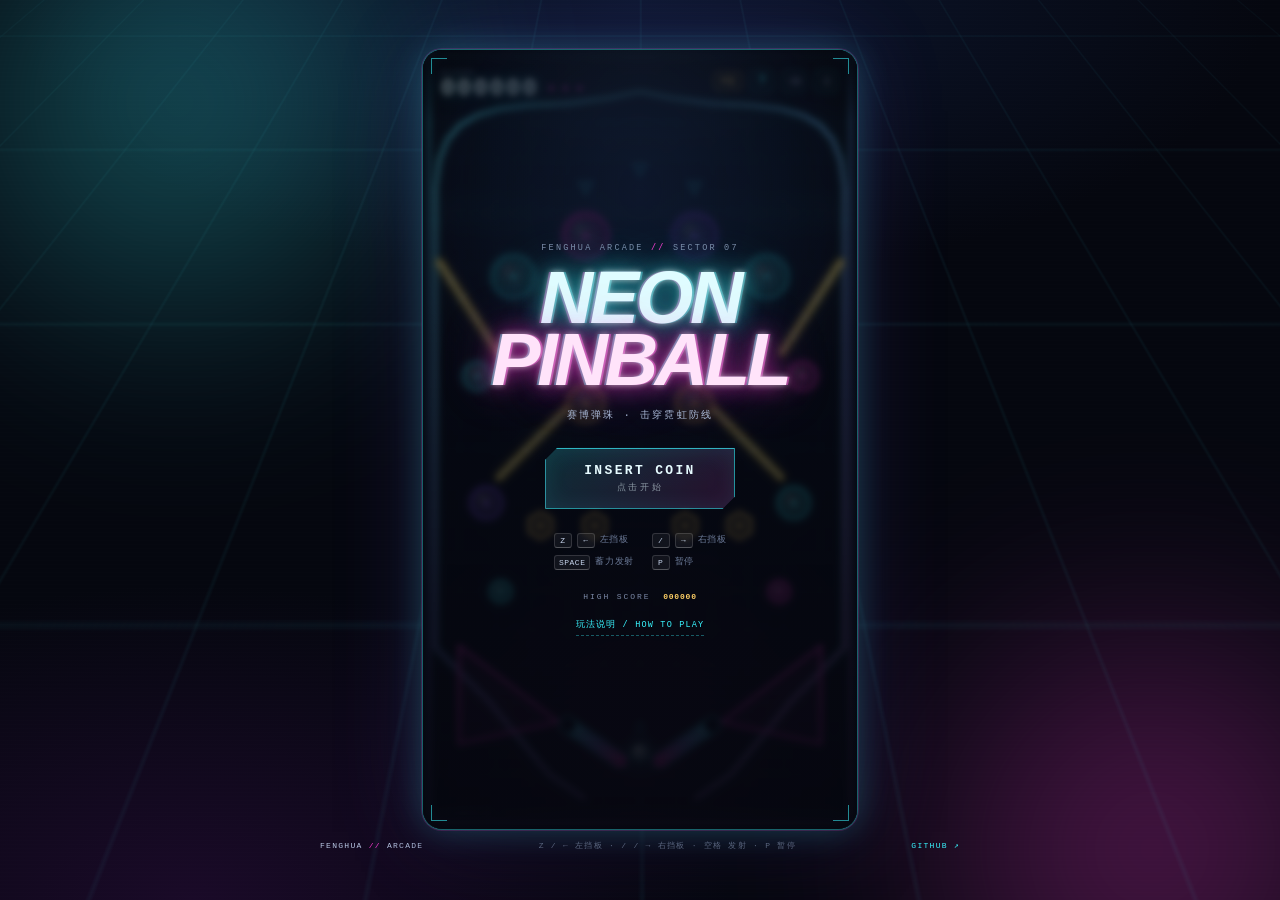
<file: index.html>
<!DOCTYPE html>
<html lang="zh-CN">
<head>
  <meta charset="UTF-8" />
  <meta name="viewport" content="width=device-width, initial-scale=1.0, viewport-fit=cover" />

  <title>NEON PINBALL · 赛博弹珠 — 风华街机厅</title>
  <meta name="description" content="NEON PINBALL：一款赛博朋克风格的网页弹珠游戏。霓虹弹珠台、双挡板、缓冲器、数据靶与 OVERDRIVE 超载模式，键盘和手机都能玩。" />
  <meta name="author" content="fenghua711150" />
  <meta name="theme-color" content="#05070f" />
  <meta name="color-scheme" content="dark" />

  <link rel="canonical" href="https://fenghua711150.github.io/" />
  <link rel="icon" href="favicon.ico" sizes="any" />
  <link rel="icon" href="assets/img/favicon.svg" type="image/svg+xml" />
  <link rel="apple-touch-icon" href="assets/img/apple-touch-icon.png" />
  <link rel="manifest" href="site.webmanifest" />
  <link rel="stylesheet" href="assets/css/game.css" />

  <meta property="og:type" content="website" />
  <meta property="og:site_name" content="风华街机厅" />
  <meta property="og:title" content="NEON PINBALL · 赛博弹珠" />
  <meta property="og:description" content="击穿霓虹防线。一款手写物理的赛博朋克网页弹珠游戏。" />
  <meta property="og:url" content="https://fenghua711150.github.io/" />
  <meta property="og:image" content="https://fenghua711150.github.io/assets/img/og.png" />
  <meta property="og:image:alt" content="NEON PINBALL 赛博弹珠游戏封面" />
  <meta property="og:image:width" content="1200" />
  <meta property="og:image:height" content="630" />
  <meta property="og:locale" content="zh_CN" />
  <meta name="twitter:card" content="summary_large_image" />
  <meta name="twitter:title" content="NEON PINBALL · 赛博弹珠" />
  <meta name="twitter:description" content="击穿霓虹防线。一款手写物理的赛博朋克网页弹珠游戏。" />
  <meta name="twitter:image" content="https://fenghua711150.github.io/assets/img/og.png" />
  <meta name="twitter:image:alt" content="NEON PINBALL 赛博弹珠游戏封面" />

  <script type="application/ld+json">
  {
    "@context": "https://schema.org",
    "@type": "VideoGame",
    "name": "NEON PINBALL",
    "alternateName": "赛博弹珠",
    "url": "https://fenghua711150.github.io/",
    "image": "https://fenghua711150.github.io/assets/img/og.png",
    "description": "赛博朋克风格的网页弹珠游戏，手写物理，键盘与手机均可游玩。",
    "genre": ["Pinball", "Arcade"],
    "gamePlatform": ["Web browser"],
    "applicationCategory": "Game",
    "operatingSystem": "Any",
    "author": { "@type": "Person", "name": "fenghua711150" }
  }
  </script>
</head>

<body>
  <div class="bg" aria-hidden="true">
    <div class="bg__grid"></div>
    <div class="bg__glow bg__glow--a"></div>
    <div class="bg__glow bg__glow--b"></div>
    <div class="bg__scan"></div>
  </div>

  <main class="stage">
    <section class="cabinet" id="cabinet" aria-label="NEON PINBALL 弹珠台">
      <canvas id="game" width="960" height="1720" aria-label="弹珠台游戏画面"></canvas>

      <!-- 顶部 HUD -->
      <div class="hud">
        <div class="hud__group">
          <span class="hud__label">SCORE</span>
          <span class="hud__score" id="score">000000</span>
          <span class="hud__balls" id="balls" aria-label="剩余球数">● ● ●</span>
        </div>

        <div class="hud__group hud__group--right">
          <span class="hud__mult" id="mult">×1</span>
          <button class="hud__btn" id="helpBtn" type="button" aria-label="玩法说明" aria-haspopup="dialog">
            <span class="hud__q" aria-hidden="true">?</span>
          </button>
          <button class="hud__btn" id="soundBtn" type="button" aria-label="关闭声音" aria-pressed="false">
            <svg class="icon icon--on" viewBox="0 0 24 24" aria-hidden="true">
              <path d="M4 9v6h4l5 4V5L8 9H4Z" />
              <path d="M16.5 8.5a5 5 0 0 1 0 7M19 6a8.5 8.5 0 0 1 0 12" />
            </svg>
            <svg class="icon icon--off" viewBox="0 0 24 24" aria-hidden="true">
              <path d="M4 9v6h4l5 4V5L8 9H4Z" />
              <path d="m16.5 9.5 5 5M21.5 9.5l-5 5" />
            </svg>
          </button>
          <button class="hud__btn" id="pauseBtn" type="button" aria-label="暂停游戏">
            <svg class="icon" viewBox="0 0 24 24" aria-hidden="true">
              <path d="M9 5v14M15 5v14" />
            </svg>
          </button>
        </div>
      </div>

      <!-- 超载槽 -->
      <div class="od" id="od" aria-hidden="true">
        <span class="od__label">OVERDRIVE</span>
        <span class="od__track"><i id="odFill"></i></span>
      </div>

      <!-- 开始界面 -->
      <div class="overlay" id="startScreen">
        <p class="kicker">FENGHUA ARCADE <span>//</span> SECTOR 07</p>
        <h1 class="title">
          <span class="title__neon">NEON</span>
          <span class="title__neon title__neon--pink">PINBALL</span>
        </h1>
        <p class="subtitle">赛博弹珠 · 击穿霓虹防线</p>

        <button class="cta" id="startBtn" type="button">
          <span class="cta__main">INSERT COIN</span>
          <span class="cta__sub">点击开始</span>
        </button>

        <ul class="keys">
          <li><kbd>Z</kbd><kbd>←</kbd><span>左挡板</span></li>
          <li><kbd>/</kbd><kbd>→</kbd><span>右挡板</span></li>
          <li><kbd>SPACE</kbd><span>蓄力发射</span></li>
          <li><kbd>P</kbd><span>暂停</span></li>
        </ul>

        <p class="touch-hint">触屏：左右挡板 · 长按「发射」从挡板间射出</p>
        <p class="best">HIGH SCORE <b id="best">000000</b></p>

        <button class="text-link" id="helpLink" type="button">玩法说明 / HOW TO PLAY</button>
      </div>

      <!-- 结束界面 -->
      <div class="overlay overlay--hidden" id="overScreen">
        <p class="kicker">CONNECTION LOST <span>//</span> GAME OVER</p>
        <h2 class="over-title">SIGNAL<br />TERMINATED</h2>
        <p class="final">本次得分 <b id="finalScore">0</b></p>
        <p class="final final--small">历史最高 <b id="finalBest">0</b></p>
        <button class="cta" id="retryBtn" type="button">
          <span class="cta__main">RETRY</span>
          <span class="cta__sub">再来一局</span>
        </button>
      </div>

      <!-- 暂停界面 -->
      <div class="overlay overlay--hidden" id="pauseScreen">
        <p class="kicker">SYSTEM <span>//</span> PAUSED</p>
        <h2 class="over-title">HOLD<br />THE LINE</h2>
        <button class="cta" id="resumeBtn" type="button">
          <span class="cta__main">RESUME</span>
          <span class="cta__sub">继续游戏</span>
        </button>
      </div>

      <div class="scanlines" aria-hidden="true"></div>
      <div class="glare" aria-hidden="true"></div>
      <div class="corner corner--tl" aria-hidden="true"></div>
      <div class="corner corner--tr" aria-hidden="true"></div>
      <div class="corner corner--bl" aria-hidden="true"></div>
      <div class="corner corner--br" aria-hidden="true"></div>
    </section>

      <!-- 玩法说明（可关闭） -->
      <div class="sheet" id="helpSheet" role="dialog" aria-modal="true" aria-labelledby="helpTitle" hidden>
        <div class="sheet__panel">
          <header class="sheet__head">
            <div>
              <p class="kicker">FIELD MANUAL <span>//</span> 玩法</p>
              <h2 class="sheet__title" id="helpTitle">如何击穿霓虹防线</h2>
            </div>
            <button class="sheet__close" id="helpClose" type="button" aria-label="关闭玩法说明">×</button>
          </header>

          <div class="sheet__body">
            <section class="sheet__section">
              <h3><span>01</span> 操作</h3>
              <ul class="help-keys">
                <li><kbd>Z</kbd><kbd>←</kbd><span>左挡板</span></li>
                <li><kbd>/</kbd><kbd>→</kbd><span>右挡板</span></li>
                <li><kbd>SPACE</kbd><span>蓄力发射</span></li>
                <li><kbd>P</kbd><span>暂停</span></li>
              </ul>
              <p>手机或桌面都从两块挡板之间发射：按住蓄力，松手把球射向台面。</p>
            </section>

            <section class="sheet__section">
              <h3><span>02</span> 得分</h3>
              <ul class="help-list">
                <li><b>得分球 ×12</b><em>100 × 倍率</em></li>
                <li><b>数据靶 ×4</b><em>250 × 倍率</em></li>
                <li><b>顶部通道</b><em>75 × 倍率</em></li>
              </ul>
              <p>打亮全部 4 个数据靶，倍率 +1（最高 ×5），3 秒后靶子重置。</p>
            </section>

            <section class="sheet__section">
              <h3><span>03</span> OVERDRIVE</h3>
              <p>命中缓冲器、数据靶或通道会积攒底部能量槽。能量满后自动进入 <b>OVERDRIVE</b>：8 秒内所有得分 ×2。</p>
            </section>

            <section class="sheet__section">
              <h3><span>04</span> 生存</h3>
              <p>一共 3 颗球。球从两块挡板中间漏下去就会损失一颗；用挡板把球打回上方，尽量别让它停住。</p>
            </section>

            <p class="sheet__tip">TIP // 黄色斜板会把球弹开，粉色三角是强力弹弓；先打数据靶叠加倍率，再冲 OVERDRIVE。</p>
          </div>

          <footer class="sheet__foot">
            <button class="cta cta--compact" id="helpStart" type="button">
              <span class="cta__main">GOT IT</span>
              <span class="cta__sub">关闭说明</span>
            </button>
          </footer>
        </div>
      </div>


    <!-- 手机操作 -->
    <div class="pad" aria-label="触屏操作">
      <button class="pad__flip pad__flip--left" id="padLeft" type="button" aria-label="左挡板">
        <span>◀</span><small>L</small>
      </button>
      <button class="pad__launch" id="padLaunch" type="button" aria-label="蓄力并发射弹珠">
        <span>发射</span><small>HOLD</small>
      </button>
      <button class="pad__flip pad__flip--right" id="padRight" type="button" aria-label="右挡板">
        <span>▶</span><small>R</small>
      </button>
    </div>

    <footer class="foot">
      <span class="foot__brand">FENGHUA <em>//</em> ARCADE</span>
      <span class="foot__hint">Z / ← 左挡板 · / / → 右挡板 · 空格 发射 · P 暂停</span>
      <a class="foot__link" href="https://github.com/fenghua711150/fenghua711150.github.io" target="_blank" rel="noopener noreferrer">GITHUB ↗</a>
    </footer>
  </main>

  <noscript>
    <p class="noscript">这个弹珠游戏需要 JavaScript 才能运行，请在浏览器设置中启用后刷新。</p>
  </noscript>

  <script src="assets/js/game.js" defer></script>
</body>
</html>
</file>
<file: assets/css/game.css>
/* =========================================================
   NEON PINBALL — 风华街机厅
   纯手写样式：霓虹 / 扫描线 / 街机柜
   ========================================================= */

:root {
  --bg: #05070f;
  --bg-2: #080c18;
  --cyan: #39f6ff;
  --cyan-dim: rgba(57, 246, 255, 0.45);
  --pink: #ff3bd4;
  --pink-dim: rgba(255, 59, 212, 0.45);
  --violet: #8b5cff;
  --amber: #ffd166;
  --ink: #e6fbff;
  --muted: #7d8ba8;
  --line: rgba(57, 246, 255, 0.16);
  --mono: ui-monospace, "Cascadia Mono", "SFMono-Regular", Consolas, "Liberation Mono", monospace;
  --sans: "Segoe UI", "Inter", -apple-system, BlinkMacSystemFont, "PingFang SC", "Microsoft YaHei", sans-serif;
}

*,
*::before,
*::after { box-sizing: border-box; }

html,
body { height: 100%; }

body {
  margin: 0;
  overflow: hidden;
  background: var(--bg);
  color: var(--ink);
  font-family: var(--sans);
  -webkit-font-smoothing: antialiased;
  text-rendering: optimizeLegibility;
}

button {
  font: inherit;
  color: inherit;
  background: none;
  border: 0;
  cursor: pointer;
  -webkit-tap-highlight-color: transparent;
}

.icon {
  width: 18px;
  height: 18px;
  fill: none;
  stroke: currentColor;
  stroke-width: 1.8;
  stroke-linecap: round;
  stroke-linejoin: round;
}

::selection { background: var(--pink); color: #fff; }

/* ---------- 背景 ---------- */
.bg {
  position: fixed;
  inset: 0;
  z-index: 0;
  overflow: hidden;
  pointer-events: none;
  background:
    radial-gradient(ellipse 70% 45% at 50% 0%, #0d1730 0%, transparent 70%),
    radial-gradient(ellipse 60% 50% at 15% 100%, #1a0a28 0%, transparent 70%),
    var(--bg);
}

.bg__grid {
  position: absolute;
  inset: -20%;
  background-image:
    linear-gradient(to right, rgba(57, 246, 255, 0.055) 1px, transparent 1px),
    linear-gradient(to bottom, rgba(57, 246, 255, 0.055) 1px, transparent 1px);
  background-size: 64px 64px;
  transform: perspective(520px) rotateX(58deg) translateY(-6%);
  transform-origin: 50% 0%;
  mask-image: radial-gradient(ellipse at 50% 30%, #000 0%, transparent 70%);
  -webkit-mask-image: radial-gradient(ellipse at 50% 30%, #000 0%, transparent 70%);
  opacity: 0.9;
}

.bg__glow {
  position: absolute;
  width: 52vw;
  height: 52vw;
  border-radius: 50%;
  filter: blur(90px);
  opacity: 0.34;
  animation: drift 18s ease-in-out infinite alternate;
}
.bg__glow--a {
  top: -18vw;
  left: -12vw;
  background: radial-gradient(circle, var(--cyan), transparent 66%);
}
.bg__glow--b {
  right: -16vw;
  bottom: -22vw;
  background: radial-gradient(circle, var(--pink), transparent 66%);
  animation-delay: -8s;
}
@keyframes drift {
  from { transform: translate3d(0, 0, 0) scale(1); }
  to { transform: translate3d(4vw, 3vw, 0) scale(1.12); }
}

.bg__scan {
  position: absolute;
  inset: 0;
  background: repeating-linear-gradient(
    to bottom,
    rgba(255, 255, 255, 0.02) 0 1px,
    transparent 1px 4px
  );
  mix-blend-mode: overlay;
  opacity: 0.5;
}

/* ---------- 布局 ---------- */
.stage {
  position: relative;
  z-index: 1;
  display: flex;
  flex-direction: column;
  align-items: center;
  justify-content: center;
  gap: 10px;
  width: 100%;
  height: 100svh;
  padding: 12px;
}

.cabinet {
  position: relative;
  width: min(calc(100vw - 32px), calc((100svh - 118px) * 0.5581));
  aspect-ratio: 480 / 860;
  flex: none;
  border: 1px solid rgba(57, 246, 255, 0.38);
  border-radius: 20px;
  background: #05070f;
  overflow: hidden;
  box-shadow:
    0 0 0 1px rgba(255, 59, 212, 0.16),
    0 0 34px rgba(57, 246, 255, 0.22),
    0 0 90px rgba(139, 92, 255, 0.18),
    0 32px 80px -30px #000;
  isolation: isolate;
}

.cabinet canvas {
  display: block;
  width: 100%;
  height: 100%;
}

/* ---------- HUD ---------- */
.hud {
  position: absolute;
  top: 0;
  left: 0;
  right: 0;
  z-index: 5;
  display: flex;
  align-items: flex-start;
  justify-content: space-between;
  gap: 8px;
  padding: 18px 18px 20px;
  background: linear-gradient(to bottom, rgba(5, 7, 15, 0.92), rgba(5, 7, 15, 0.4) 70%, transparent);
  pointer-events: none;
  font-family: var(--mono);
}

.hud__group {
  display: grid;
  grid-template-columns: auto auto;
  grid-template-areas:
    "label label"
    "score balls";
  align-items: end;
  column-gap: 10px;
}

.hud__label {
  grid-area: label;
  color: var(--muted);
  font-size: 8px;
  letter-spacing: 0.28em;
}

.hud__score {
  grid-area: score;
  color: var(--ink);
  font-size: clamp(17px, 4.4vmin, 24px);
  font-weight: 700;
  letter-spacing: 0.08em;
  line-height: 1;
  text-shadow: 0 0 12px var(--cyan-dim), 0 0 28px rgba(57, 246, 255, 0.25);
}

.hud__balls {
  grid-area: balls;
  align-self: center;
  color: var(--pink);
  font-size: 9px;
  letter-spacing: 0.18em;
  text-shadow: 0 0 10px var(--pink-dim);
  white-space: nowrap;
}

.hud__group--right {
  grid-template-columns: auto auto auto auto;
  grid-template-areas: "mult help sound pause";
  align-items: center;
  gap: 6px;
}

.hud__q {
  font-family: var(--mono);
  font-size: 12px;
  font-weight: 700;
  line-height: 1;
  color: var(--cyan);
}

.hud__mult {
  grid-area: mult;
  padding: 3px 7px;
  border: 1px solid rgba(255, 209, 102, 0.4);
  border-radius: 6px;
  color: var(--amber);
  font-size: 11px;
  font-weight: 700;
  letter-spacing: 0.06em;
  text-shadow: 0 0 12px rgba(255, 209, 102, 0.5);
  background: rgba(255, 209, 102, 0.07);
}

.hud__btn {
  display: grid;
  place-items: center;
  width: 26px;
  height: 26px;
  border: 1px solid var(--line);
  border-radius: 8px;
  color: var(--muted);
  background: rgba(57, 246, 255, 0.05);
  pointer-events: auto;
  transition: color 0.2s, border-color 0.2s, background-color 0.2s;
}
.hud__btn .icon { width: 14px; height: 14px; }
.hud__btn:hover { color: var(--ink); border-color: var(--cyan); }

#soundBtn .icon--off { display: none; }
#soundBtn[aria-pressed="true"] .icon--on { display: none; }
#soundBtn[aria-pressed="true"] .icon--off { display: block; }
#soundBtn[aria-pressed="true"] { color: var(--pink); }

/* ---------- 超载槽 ---------- */
.od {
  position: absolute;
  left: 18px;
  right: 18px;
  bottom: 12px;
  z-index: 5;
  display: flex;
  align-items: center;
  gap: 8px;
  pointer-events: none;
  font-family: var(--mono);
}

.od__label {
  flex: none;
  color: var(--muted);
  font-size: 7px;
  letter-spacing: 0.24em;
}

.od__track {
  position: relative;
  flex: 1;
  height: 4px;
  border-radius: 99px;
  background: rgba(255, 255, 255, 0.08);
  overflow: hidden;
}

.od__track i {
  display: block;
  width: 0%;
  height: 100%;
  border-radius: inherit;
  background: linear-gradient(90deg, var(--cyan), var(--violet), var(--pink));
  box-shadow: 0 0 12px var(--cyan);
  transition: width 0.18s linear;
}

.od.is-full .od__label {
  color: var(--pink);
  animation: blink 0.8s steps(2, end) infinite;
}
.od.is-full .od__track i { box-shadow: 0 0 16px var(--pink), 0 0 30px var(--pink); }

@keyframes blink { 50% { opacity: 0.35; } }

/* ---------- 覆盖层 ---------- */
.overlay {
  position: absolute;
  inset: 0;
  z-index: 10;
  display: flex;
  flex-direction: column;
  align-items: center;
  justify-content: center;
  gap: 0;
  padding: 28px 22px;
  text-align: center;
  background:
    radial-gradient(ellipse 80% 55% at 50% 18%, rgba(18, 27, 55, 0.55), transparent 70%),
    linear-gradient(180deg, rgba(5, 7, 15, 0.62), rgba(5, 7, 15, 0.95));
  backdrop-filter: blur(3px);
  -webkit-backdrop-filter: blur(3px);
  transition: opacity 0.35s ease, visibility 0.35s;
}

.overlay--hidden {
  opacity: 0;
  visibility: hidden;
  pointer-events: none;
}

.kicker {
  margin: 0 0 14px;
  color: var(--muted);
  font-family: var(--mono);
  font-size: 8.5px;
  letter-spacing: 0.26em;
  text-transform: uppercase;
}
.kicker span { color: var(--pink); }

.title {
  display: flex;
  flex-direction: column;
  margin: 0;
  font-family: var(--sans);
  font-size: clamp(42px, 10.4vmin, 74px);
  font-weight: 900;
  font-style: italic;
  line-height: 0.84;
  letter-spacing: -0.045em;
}

.title__neon {
  color: #dffcff;
  text-shadow:
    0 0 6px rgba(255, 255, 255, 0.65),
    0 0 22px rgba(57, 246, 255, 0.65),
    0 0 54px rgba(57, 246, 255, 0.35),
    2px 0 rgba(57, 246, 255, 0.4),
    -2px 0 rgba(255, 59, 212, 0.4);
}
.title__neon--pink {
  color: #ffe3fa;
  text-shadow:
    0 0 6px rgba(255, 255, 255, 0.6),
    0 0 22px rgba(255, 59, 212, 0.7),
    0 0 54px rgba(255, 59, 212, 0.35),
    2px 0 rgba(255, 59, 212, 0.5),
    -2px 0 rgba(57, 246, 255, 0.4);
}

.subtitle {
  margin: 16px 0 0;
  color: #a9b8d6;
  font-family: var(--mono);
  font-size: 10px;
  letter-spacing: 0.22em;
}

.cta {
  position: relative;
  display: flex;
  flex-direction: column;
  align-items: center;
  gap: 3px;
  margin-top: 26px;
  padding: 14px 38px;
  border: 1px solid rgba(57, 246, 255, 0.7);
  color: var(--ink);
  background: linear-gradient(135deg, rgba(57, 246, 255, 0.16), rgba(255, 59, 212, 0.14));
  box-shadow:
    0 0 22px rgba(57, 246, 255, 0.28),
    inset 0 0 22px rgba(57, 246, 255, 0.1);
  clip-path: polygon(12px 0, 100% 0, 100% calc(100% - 12px), calc(100% - 12px) 100%, 0 100%, 0 12px);
  transition: background-color 0.2s, box-shadow 0.3s, transform 0.2s;
}
.cta:hover {
  background: linear-gradient(135deg, rgba(57, 246, 255, 0.3), rgba(255, 59, 212, 0.28));
  box-shadow:
    0 0 34px rgba(57, 246, 255, 0.45),
    inset 0 0 26px rgba(57, 246, 255, 0.18);
  transform: translateY(-1px);
}
.cta:active { transform: translateY(1px); }

.cta__main {
  font-family: var(--mono);
  font-size: 13px;
  font-weight: 700;
  letter-spacing: 0.18em;
}
.cta__sub {
  color: rgba(230, 251, 255, 0.55);
  font-size: 9px;
  letter-spacing: 0.3em;
}

.keys {
  display: grid;
  grid-template-columns: repeat(2, auto);
  gap: 7px 18px;
  margin: 24px 0 0;
  padding: 0;
  list-style: none;
  color: var(--muted);
  font-family: var(--mono);
  font-size: 8.5px;
  letter-spacing: 0.06em;
}
.keys li { display: flex; align-items: center; gap: 5px; }
.keys span { color: #6d7c99; }

kbd {
  display: inline-block;
  min-width: 18px;
  padding: 2px 4px;
  border: 1px solid rgba(255, 255, 255, 0.14);
  border-bottom-color: rgba(255, 255, 255, 0.28);
  border-radius: 3px;
  background: rgba(255, 255, 255, 0.05);
  color: #c9d8ef;
  font-family: var(--mono);
  font-size: 8px;
  text-align: center;
}

.best {
  margin: 22px 0 0;
  color: var(--muted);
  font-family: var(--mono);
  font-size: 8px;
  letter-spacing: 0.24em;
}
.best b { color: var(--amber); margin-left: 6px; letter-spacing: 0.1em; }

.text-link {
  display: inline-block;
  margin-top: 14px;
  padding: 4px 0;
  border-bottom: 1px dashed rgba(57, 246, 255, 0.35);
  color: var(--cyan);
  font-family: var(--mono);
  font-size: 8.5px;
  letter-spacing: 0.14em;
  transition: color 0.2s, border-color 0.2s;
}
.text-link:hover { color: var(--ink); border-bottom-color: var(--ink); }

.touch-hint {
  display: none;
  margin: 18px 0 0;
  color: rgba(169, 184, 214, 0.75);
  font-family: var(--mono);
  font-size: 9px;
  letter-spacing: 0.12em;
}

/* 结束 / 暂停 */
.over-title {
  margin: 0;
  font-family: var(--sans);
  font-size: clamp(34px, 8vmin, 54px);
  font-weight: 900;
  font-style: italic;
  line-height: 0.9;
  letter-spacing: -0.03em;
  color: #ffe3fa;
  text-shadow:
    0 0 18px rgba(255, 59, 212, 0.65),
    0 0 46px rgba(255, 59, 212, 0.3);
}

.final {
  margin: 22px 0 0;
  color: var(--muted);
  font-family: var(--mono);
  font-size: 9px;
  letter-spacing: 0.2em;
}
.final b {
  display: block;
  margin-top: 6px;
  color: var(--ink);
  font-size: 26px;
  letter-spacing: 0.06em;
  text-shadow: 0 0 16px var(--cyan-dim);
}
.final--small b { font-size: 16px; color: var(--amber); }

/* ---------- 纹理与角标 ---------- */
.scanlines {
  position: absolute;
  inset: 0;
  z-index: 8;
  pointer-events: none;
  background: repeating-linear-gradient(
    to bottom,
    rgba(255, 255, 255, 0.035) 0 1px,
    transparent 1px 3px
  );
  mix-blend-mode: overlay;
  opacity: 0.55;
}

.glare {
  position: absolute;
  inset: 0;
  z-index: 9;
  pointer-events: none;
  background:
    radial-gradient(ellipse 55% 22% at 50% 0%, rgba(160, 230, 255, 0.11), transparent 70%),
    radial-gradient(ellipse 80% 60% at 50% 110%, rgba(255, 59, 212, 0.08), transparent 70%);
}

.corner {
  position: absolute;
  z-index: 12;
  width: 16px;
  height: 16px;
  border: 1px solid rgba(57, 246, 255, 0.55);
  pointer-events: none;
}
.corner--tl { top: 8px; left: 8px; border-right: 0; border-bottom: 0; }
.corner--tr { top: 8px; right: 8px; border-left: 0; border-bottom: 0; }
.corner--bl { bottom: 8px; left: 8px; border-right: 0; border-top: 0; }
.corner--br { bottom: 8px; right: 8px; border-left: 0; border-top: 0; }

/* ---------- 手机操作 ---------- */
.pad {
  display: none;
  width: min(calc(100vw - 24px), 420px);
  gap: 10px;
}

.pad button {
  flex: 1;
  display: flex;
  flex-direction: column;
  align-items: center;
  justify-content: center;
  gap: 1px;
  height: 58px;
  border: 1px solid rgba(57, 246, 255, 0.28);
  border-radius: 12px;
  background: linear-gradient(180deg, rgba(57, 246, 255, 0.09), rgba(5, 7, 15, 0.6));
  color: var(--ink);
  font-family: var(--mono);
  font-size: 17px;
  box-shadow: 0 0 18px rgba(57, 246, 255, 0.08);
  touch-action: none;
}
.pad button small {
  color: var(--muted);
  font-size: 7px;
  letter-spacing: 0.2em;
}
.pad button.is-down {
  border-color: var(--pink);
  background: linear-gradient(180deg, rgba(255, 59, 212, 0.22), rgba(5, 7, 15, 0.6));
  box-shadow: 0 0 24px rgba(255, 59, 212, 0.28);
}
.pad__launch {
  flex: 0.9 !important;
  border-color: rgba(255, 59, 212, 0.4) !important;
  color: #ffd8f7 !important;
}
.pad__launch span { font-size: 12px; letter-spacing: 0.2em; }
.pad__launch.is-down { background: rgba(255, 59, 212, 0.25) !important; }

/* ---------- 页脚 ---------- */
.foot {
  display: flex;
  align-items: center;
  justify-content: space-between;
  gap: 16px;
  width: min(calc(100vw - 32px), 640px);
  color: var(--muted);
  font-family: var(--mono);
  font-size: 8px;
  letter-spacing: 0.16em;
  text-transform: uppercase;
}
.foot__brand { color: #b9c8e5; }
.foot__brand em { color: var(--pink); font-style: normal; }
.foot__hint { opacity: 0.7; text-align: center; }
.foot__link {
  color: var(--cyan);
  text-decoration: none;
  border-bottom: 1px solid transparent;
}
.foot__link:hover { border-color: var(--cyan); }

/* ---------- 玩法说明 ---------- */
.sheet {
  position: fixed;
  inset: 0;
  z-index: 60;
  display: grid;
  place-items: center;
  padding: 16px;
  background: rgba(2, 4, 9, 0.78);
  backdrop-filter: blur(8px);
  -webkit-backdrop-filter: blur(8px);
  opacity: 0;
  transition: opacity 0.25s ease;
}
.sheet[hidden] { display: none; }
.sheet.is-open { opacity: 1; }

.sheet__panel {
  position: relative;
  display: flex;
  flex-direction: column;
  width: min(372px, 100%);
  max-height: 90vh;
  border: 1px solid rgba(57, 246, 255, 0.38);
  border-radius: 16px;
  background:
    radial-gradient(ellipse 80% 40% at 50% 0%, rgba(57, 246, 255, 0.1), transparent 70%),
    linear-gradient(165deg, #0a1324, #05070f 62%);
  box-shadow:
    0 0 0 1px rgba(255, 59, 212, 0.12),
    0 0 38px rgba(57, 246, 255, 0.2),
    0 30px 70px -24px #000;
  overflow: hidden;
  transform: translateY(14px) scale(0.98);
  transition: transform 0.3s cubic-bezier(0.22, 1, 0.36, 1);
}
.sheet.is-open .sheet__panel { transform: none; }

.sheet__panel::before {
  content: "";
  position: absolute;
  top: 0;
  left: 0;
  right: 0;
  height: 2px;
  background: linear-gradient(90deg, var(--cyan), var(--violet), var(--pink));
  box-shadow: 0 0 12px rgba(57, 246, 255, 0.6);
  z-index: 1;
}

.sheet__head {
  display: flex;
  align-items: flex-start;
  justify-content: space-between;
  gap: 12px;
  padding: 20px 18px 12px;
  border-bottom: 1px solid var(--line);
}
.sheet__head .kicker { margin: 0 0 8px; font-size: 7.5px; }

.sheet__title {
  margin: 0;
  color: var(--ink);
  font-size: 20px;
  font-weight: 800;
  line-height: 1.25;
  letter-spacing: -0.01em;
  text-shadow: 0 0 16px rgba(57, 246, 255, 0.35);
}

.sheet__close {
  flex: none;
  display: grid;
  place-items: center;
  width: 28px;
  height: 28px;
  border: 1px solid var(--line);
  border-radius: 8px;
  color: var(--muted);
  font-family: var(--mono);
  font-size: 16px;
  line-height: 1;
  transition: color 0.2s, border-color 0.2s, background-color 0.2s;
}
.sheet__close:hover {
  color: var(--ink);
  border-color: var(--pink);
  background: rgba(255, 59, 212, 0.1);
}

.sheet__body {
  overflow-y: auto;
  padding: 16px 18px 14px;
  color: var(--muted);
  font-size: 11.5px;
  line-height: 1.75;
  scrollbar-width: thin;
  scrollbar-color: rgba(57, 246, 255, 0.3) transparent;
}
.sheet__body::-webkit-scrollbar { width: 4px; }
.sheet__body::-webkit-scrollbar-thumb { background: rgba(57, 246, 255, 0.3); border-radius: 4px; }

.sheet__section + .sheet__section { margin-top: 16px; }
.sheet__section h3 {
  display: flex;
  align-items: center;
  gap: 8px;
  margin: 0 0 8px;
  color: var(--ink);
  font-family: var(--mono);
  font-size: 10px;
  font-weight: 700;
  letter-spacing: 0.16em;
  text-transform: uppercase;
}
.sheet__section h3 span { color: var(--cyan); letter-spacing: 0.06em; }
.sheet__section p { margin: 8px 0 0; }
.sheet__section p b { color: var(--pink); font-weight: 600; }

.help-keys {
  display: grid;
  grid-template-columns: 1fr 1fr;
  gap: 7px 10px;
  margin: 0;
  padding: 0;
  list-style: none;
}
.help-keys li {
  display: flex;
  align-items: center;
  gap: 4px;
  font-family: var(--mono);
  font-size: 8.5px;
  color: var(--muted);
}
.help-keys li span { margin-left: 2px; color: #c6d6ee; }

.help-list {
  margin: 0;
  padding: 0;
  list-style: none;
}
.help-list li {
  display: flex;
  align-items: baseline;
  justify-content: space-between;
  gap: 12px;
  padding: 5px 0;
  border-bottom: 1px dashed rgba(255, 255, 255, 0.08);
  font-size: 11px;
}
.help-list li:last-child { border-bottom: 0; }
.help-list b { color: var(--ink); font-weight: 600; }
.help-list em {
  color: var(--amber);
  font-family: var(--mono);
  font-size: 9.5px;
  font-style: normal;
}

.sheet__tip {
  margin: 16px 0 0;
  padding: 9px 11px;
  border-left: 2px solid var(--pink);
  background: rgba(255, 59, 212, 0.06);
  color: #a9b8d6;
  font-family: var(--mono);
  font-size: 8.5px;
  line-height: 1.75;
}

.sheet__foot {
  display: flex;
  justify-content: center;
  padding: 12px 18px 16px;
  border-top: 1px solid var(--line);
  background: rgba(5, 7, 15, 0.5);
}

.cta--compact {
  margin-top: 0;
  padding: 9px 30px;
  clip-path: polygon(9px 0, 100% 0, 100% calc(100% - 9px), calc(100% - 9px) 100%, 0 100%, 0 9px);
}
.cta--compact .cta__main { font-size: 11px; }
.cta--compact .cta__sub { font-size: 8px; }

/* ---------- 404 ---------- */
.error-page {
  position: relative;
  z-index: 1;
  display: flex;
  flex-direction: column;
  align-items: center;
  justify-content: center;
  gap: 0;
  min-height: 100svh;
  padding: 40px 24px;
  text-align: center;
}
.error-page__code {
  margin: 0;
  font-family: var(--mono);
  font-size: clamp(72px, 20vmin, 140px);
  font-weight: 800;
  line-height: 1;
  letter-spacing: -0.04em;
  color: transparent;
  -webkit-text-stroke: 1.5px var(--pink);
  text-shadow: 0 0 28px rgba(255, 59, 212, 0.5);
}
.error-page__title {
  margin: 18px 0 0;
  font-size: clamp(26px, 5vmin, 40px);
  font-weight: 800;
  letter-spacing: -0.02em;
  text-shadow: 0 0 20px rgba(57, 246, 255, 0.4);
}
.error-page__lead {
  max-width: 30em;
  margin: 12px 0 0;
  color: var(--muted);
  font-size: 13px;
  line-height: 1.9;
}
.error-page .cta { margin-top: 28px; }

.noscript {
  position: fixed;
  left: 50%;
  bottom: 20px;
  z-index: 50;
  transform: translateX(-50%);
  margin: 0;
  padding: 10px 16px;
  border: 1px solid var(--pink);
  border-radius: 8px;
  background: var(--bg);
  color: var(--ink);
  font-size: 12px;
}

/* ---------- 响应式 ---------- */
@media (max-width: 760px), (hover: none) {
  .stage {
    gap: 8px;
    padding: 8px;
    justify-content: space-between;
  }
  .cabinet {
    width: min(calc(100vw - 16px), calc((100svh - 186px) * 0.5581));
    border-radius: 14px;
  }
  .pad { display: flex; }
  .foot { width: calc(100vw - 20px); font-size: 7px; }
  .foot__hint { display: none; }
  .hud { padding: 15px 14px 16px; }
  .keys { display: none; }
  .touch-hint { display: block; }
  .overlay { padding: 22px 18px; }
  .title { font-size: clamp(38px, 13.5vmin, 56px); }
  .over-title { font-size: clamp(30px, 10vmin, 44px); }
  .cta { margin-top: 22px; padding: 12px 32px; }
  .sheet { padding: 10px; }
  .sheet__panel { max-height: 94%; }
  .sheet__head { padding: 16px 14px 10px; }
  .sheet__title { font-size: 18px; }
  .sheet__body { padding: 14px 14px 12px; }
  .sheet__foot { padding: 10px 14px 14px; }
}

@media (max-height: 640px) {
  .foot { display: none; }
  .cabinet {
    width: min(calc(100vw - 24px), calc((100svh - 96px) * 0.5581));
  }
  .pad button { height: 48px; }
}

@media (prefers-reduced-motion: reduce) {
  .bg__glow { animation: none; }
  .od.is-full .od__label { animation: none; }
  .overlay { transition: none; }
  .sheet,
  .sheet__panel { transition: none; }
}
</file>
